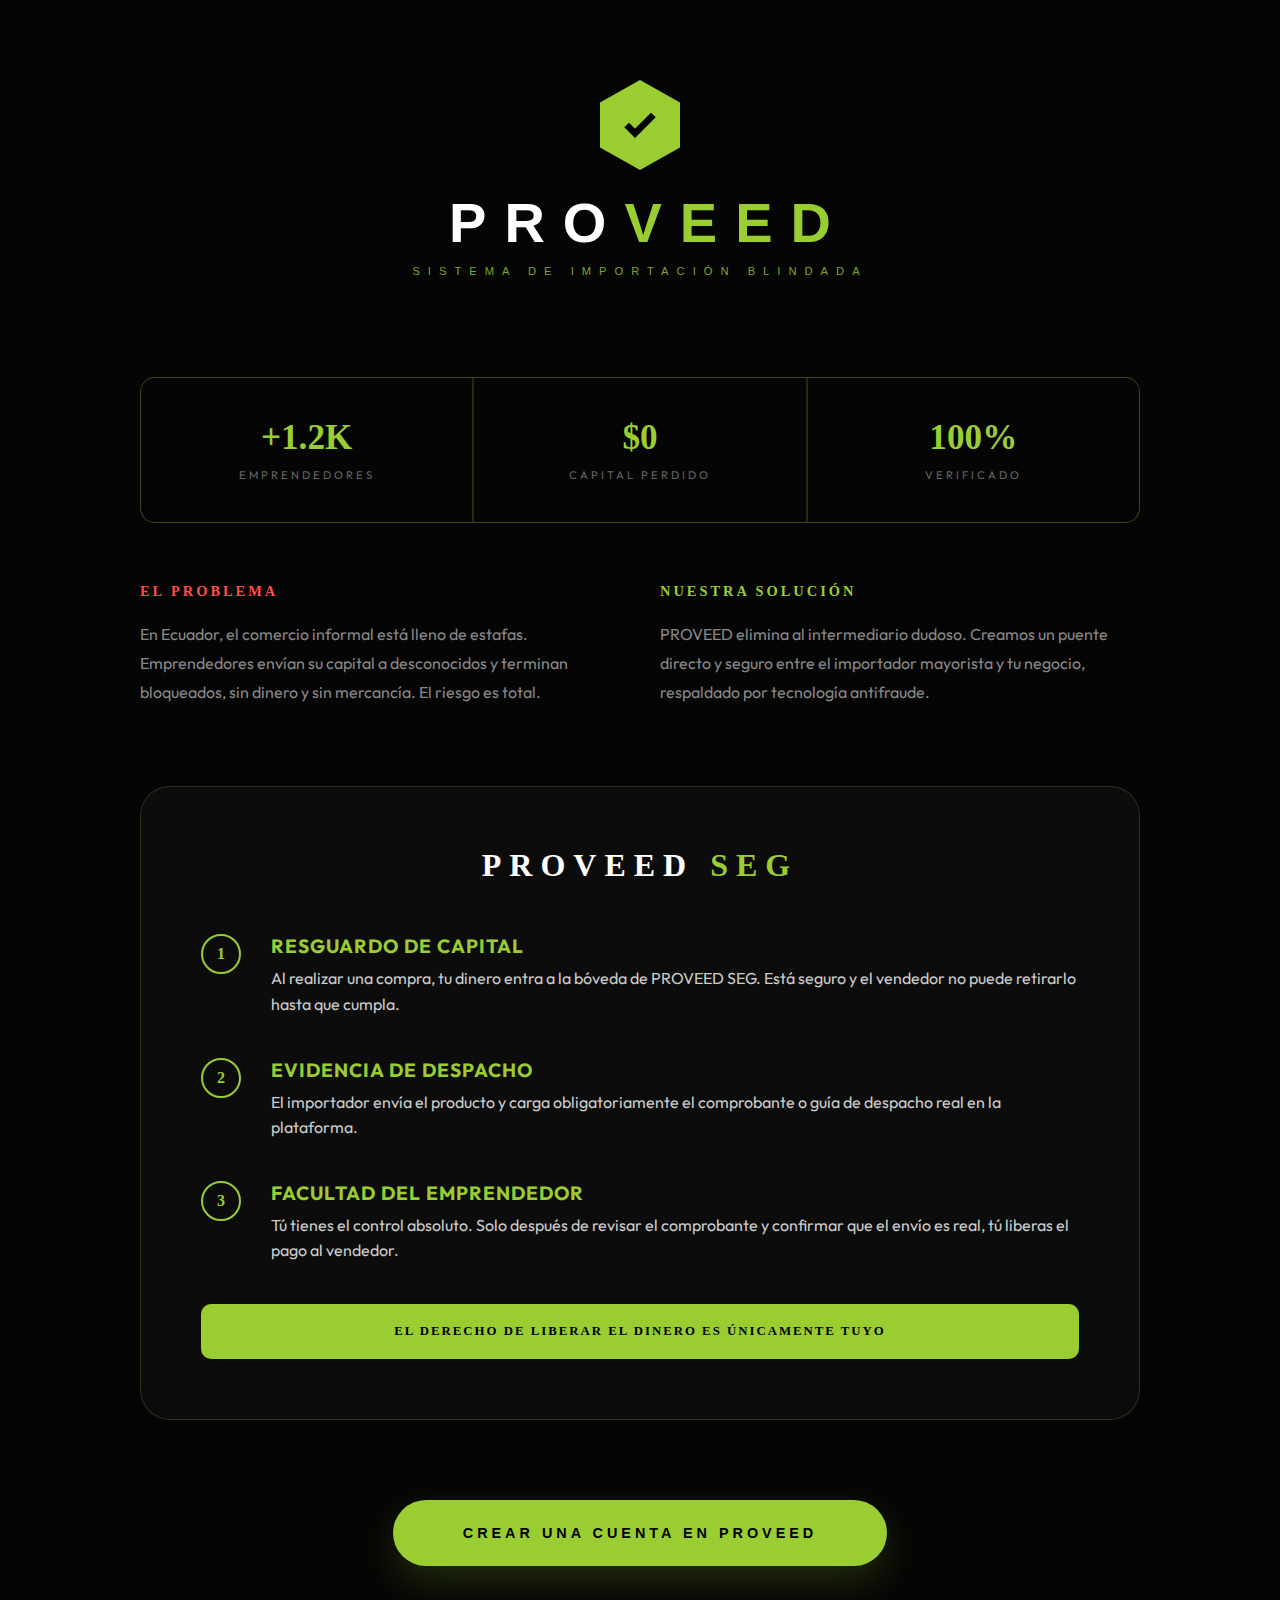
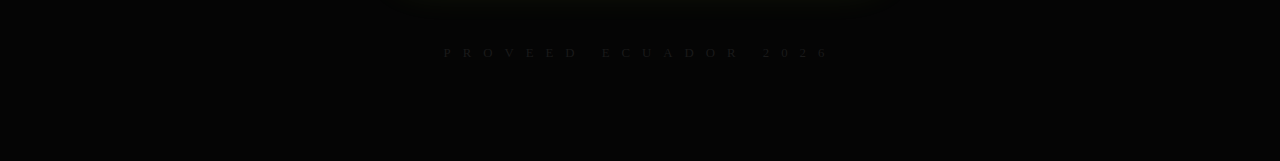
<file: app/index.html>
<!DOCTYPE html>
<html lang="es">
<head>
    <meta charset="UTF-8">
    <meta name="viewport" content="width=device-width, initial-scale=1.0">
    <title>PROVEED | Ecuador Elite</title>
    
    <link href="https://fonts.googleapis.com/css2?family=Outfit:wght@300;600;900&family=Syncopate:wght@700&display=swap" rel="stylesheet">
    
    <style>
        :root { 
            --primary: #9ACD32; /* Verde Lima */
            --dark: #050505;
            --glass: rgba(255, 255, 255, 0.03);
            --border: rgba(154, 205, 50, 0.2);
        }

        * { margin: 0; padding: 0; box-sizing: border-box; }
        body { 
            background-color: var(--dark); 
            color: #fff; 
            font-family: 'Outfit', sans-serif; 
            display: flex;
            flex-direction: column;
            align-items: center;
            overflow-x: hidden;
        }

        /* LOGO Y CABECERA PREMIUM */
        .brand-header {
            padding: 80px 0 40px 0;
            display: flex;
            flex-direction: column;
            align-items: center;
            width: 100%;
        }

        .hex-container {
            width: 80px; height: 90px;
            background: var(--primary);
            clip-path: polygon(50% 0%, 100% 25%, 100% 75%, 50% 100%, 0% 75%, 0% 25%);
            display: flex; align-items: center; justify-content: center;
            box-shadow: 0 0 60px rgba(154, 205, 50, 0.3);
            margin-bottom: 20px;
        }

        .main-logo-text {
            font-family: 'Syncopate', sans-serif;
            font-size: 3.5rem;
            letter-spacing: 18px;
            text-indent: 18px;
            font-weight: 700;
            color: #fff;
            text-align: center;
        }

        .sub-logo-text {
            color: var(--primary);
            font-family: 'Syncopate', sans-serif;
            font-size: 0.7rem;
            letter-spacing: 8px;
            margin-top: 10px;
            opacity: 0.8;
        }

        /* CONTENEDOR PRINCIPAL */
        .content {
            width: 90%;
            max-width: 1000px;
            display: flex;
            flex-direction: column;
            align-items: center;
            padding-bottom: 100px;
        }

        /* SECCIÓN CONFIANZA (NÚMEROS REALES) */
        .trust-section {
            display: grid;
            grid-template-columns: repeat(3, 1fr);
            gap: 2px;
            background: var(--border);
            border: 1px solid var(--border);
            width: 100%;
            margin: 60px 0;
            border-radius: 15px;
            overflow: hidden;
        }
        .trust-item {
            background: var(--dark);
            padding: 40px 20px;
            text-align: center;
        }
        .trust-item h3 { font-family: 'Syncopate'; color: var(--primary); font-size: 2.2rem; margin-bottom: 10px; }
        .trust-item p { font-size: 0.7rem; letter-spacing: 3px; color: #666; text-transform: uppercase; }

        /* EXPLICACIÓN DEL PROBLEMA Y SOLUCIÓN */
        .narrative {
            display: grid;
            grid-template-columns: 1fr 1fr;
            gap: 40px;
            width: 100%;
            margin-bottom: 80px;
        }
        .narrative-box h4 { font-family: 'Syncopate'; font-size: 0.9rem; margin-bottom: 20px; letter-spacing: 3px; }
        .narrative-box p { color: #888; line-height: 1.8; font-size: 1rem; }
        .red { color: #ff4d4d; }
        .green { color: var(--primary); }

        /* PROVEED SEG: SISTEMA ANTIFRAUDE */
        .seg-container {
            width: 100%;
            background: var(--glass);
            border: 1px solid var(--border);
            border-radius: 30px;
            padding: 60px;
            position: relative;
        }
        .seg-container h2 { 
            font-family: 'Syncopate'; 
            font-size: 2rem; 
            text-align: center; 
            margin-bottom: 50px; 
            letter-spacing: 8px; 
        }

        .step {
            display: flex;
            gap: 30px;
            margin-bottom: 40px;
        }
        .step-icon {
            min-width: 40px; height: 40px;
            border: 2px solid var(--primary);
            color: var(--primary);
            border-radius: 50%;
            display: flex; align-items: center; justify-content: center;
            font-weight: 900;
            font-family: 'Syncopate';
        }
        .step-content b { color: var(--primary); display: block; margin-bottom: 8px; font-size: 1.2rem; letter-spacing: 1px; }
        .step-content p { color: #ccc; line-height: 1.6; }

        /* EL DERECHO DEL EMPRENDEDOR */
        .right-box {
            background: var(--primary);
            color: #000;
            padding: 20px;
            border-radius: 10px;
            text-align: center;
            font-family: 'Syncopate';
            font-weight: 900;
            font-size: 0.8rem;
            margin-top: 20px;
            letter-spacing: 2px;
        }

        /* BOTÓN FINAL */
        .btn-proveed {
            background: var(--primary);
            color: #000;
            padding: 25px 70px;
            border-radius: 100px;
            font-family: 'Syncopate', sans-serif;
            font-size: 0.9rem;
            font-weight: 900;
            text-transform: uppercase;
            letter-spacing: 4px;
            border: none;
            cursor: pointer;
            transition: all 0.4s ease;
            margin-top: 80px;
            box-shadow: 0 15px 40px rgba(154, 205, 50, 0.2);
        }
        .btn-proveed:hover {
            transform: translateY(-5px);
            box-shadow: 0 20px 50px rgba(154, 205, 50, 0.4);
        }

        /* RESPONSIVE */
        @media (max-width: 768px) {
            .trust-section, .narrative { grid-template-columns: 1fr; }
            .main-logo-text { font-size: 2.2rem; letter-spacing: 10px; }
            .seg-container { padding: 30px; }
        }
    </style>
</head>
<body>

    <div class="brand-header">
        <div class="hex-container">
            <svg width="40" viewBox="0 0 24 24" fill="none" stroke="black" stroke-width="4"><polyline points="20 6 9 17 4 12"></polyline></svg>
        </div>
        <h1 class="main-logo-text">PRO<span style="color:var(--primary)">VEED</span></h1>
        <p class="sub-logo-text">SISTEMA DE IMPORTACIÓN BLINDADA</p>
    </div>

    <div class="content">

        <section class="trust-section">
            <div class="trust-item">
                <h3>+1.2K</h3>
                <p>Emprendedores</p>
            </div>
            <div class="trust-item">
                <h3>$0</h3>
                <p>Capital Perdido</p>
            </div>
            <div class="trust-item">
                <h3>100%</h3>
                <p>Verificado</p>
            </div>
        </section>

        <section class="narrative">
            <div class="narrative-box">
                <h4 class="red">EL PROBLEMA</h4>
                <p>En Ecuador, el comercio informal está lleno de estafas. Emprendedores envían su capital a desconocidos y terminan bloqueados, sin dinero y sin mercancía. El riesgo es total.</p>
            </div>
            <div class="narrative-box">
                <h4 class="green">NUESTRA SOLUCIÓN</h4>
                <p>PROVEED elimina al intermediario dudoso. Creamos un puente directo y seguro entre el importador mayorista y tu negocio, respaldado por tecnología antifraude.</p>
            </div>
        </section>

        <section class="seg-container">
            <h2>PROVEED <span style="color:var(--primary)">SEG</span></h2>
            
            <div class="step">
                <div class="step-icon">1</div>
                <div class="step-content">
                    <b>RESGUARDO DE CAPITAL</b>
                    <p>Al realizar una compra, tu dinero entra a la bóveda de PROVEED SEG. Está seguro y el vendedor no puede retirarlo hasta que cumpla.</p>
                </div>
            </div>

            <div class="step">
                <div class="step-icon">2</div>
                <div class="step-content">
                    <b>EVIDENCIA DE DESPACHO</b>
                    <p>El importador envía el producto y carga obligatoriamente el comprobante o guía de despacho real en la plataforma.</p>
                </div>
            </div>

            <div class="step">
                <div class="step-icon">3</div>
                <div class="step-content">
                    <b>FACULTAD DEL EMPRENDEDOR</b>
                    <p>Tú tienes el control absoluto. Solo después de revisar el comprobante y confirmar que el envío es real, tú liberas el pago al vendedor.</p>
                </div>
            </div>

            <div class="right-box">EL DERECHO DE LIBERAR EL DINERO ES ÚNICAMENTE TUYO</div>
        </section>

        <button class="btn-proveed">crear una cuenta en proveed</button>

        <p style="margin-top: 80px; color: #1a1a1a; letter-spacing: 12px; font-size: 0.8rem; font-family: 'Syncopate';">PROVEED ECUADOR 2026</p>
    </div>

</body>
</html>
</file>
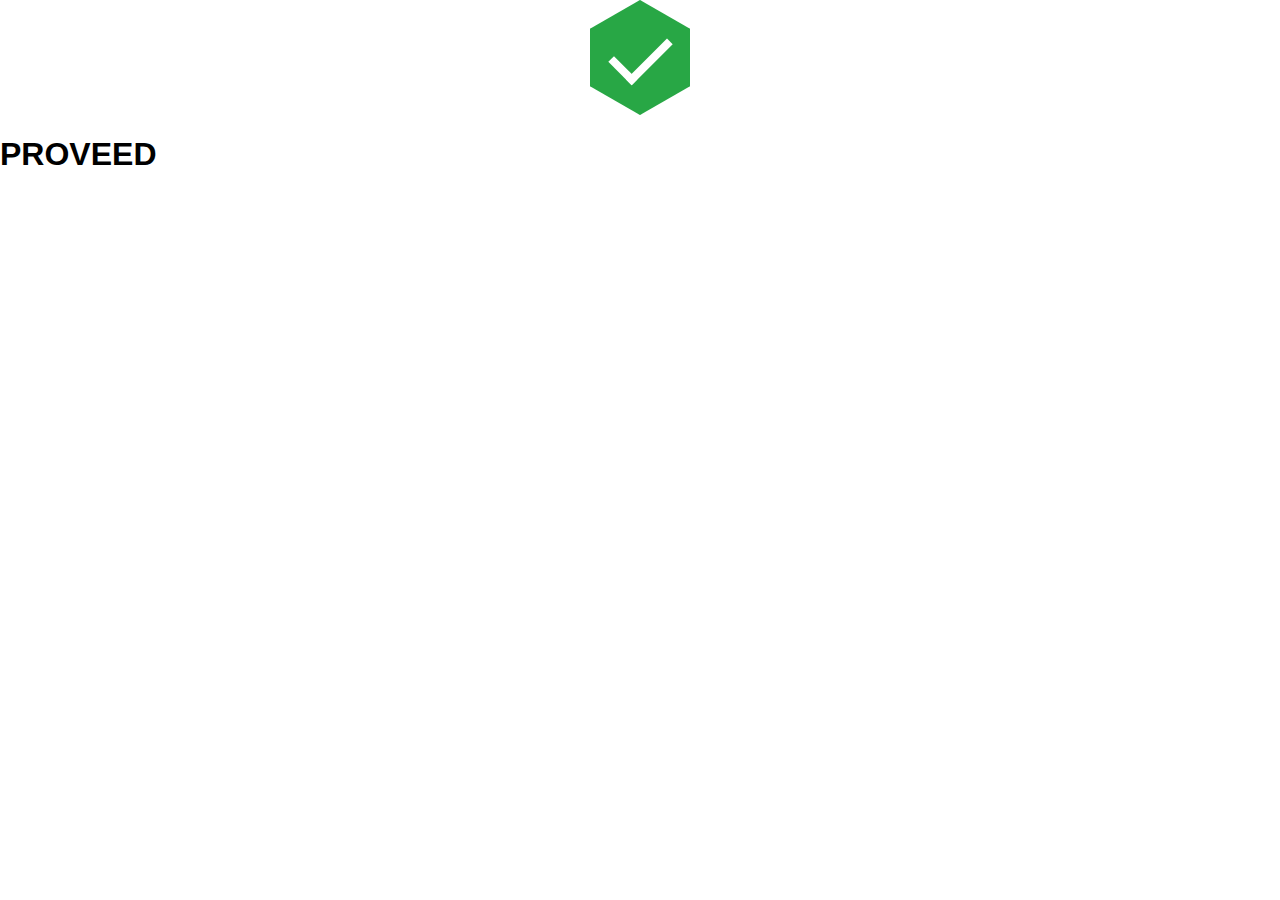
<file: plataforma/index.html>
<!DOCTYPE html>
<html lang="es">
<head>
<meta charset="UTF-8">
<meta name="viewport" content="width=device-width, initial-scale=1.0">
<title>PROVEED</title>
<link rel="stylesheet" href="styles.css">
</head>

<body>

<!-- SPLASH -->
<div id="splash">
  <div class="logo-container">
    <div class="hexagon">
      <div class="check"></div>
    </div>
    <h1 class="brand">PROVEED</h1>
  </div>
</div>

<!-- LOGIN -->
<div id="auth" class="hidden">
  <div class="auth-box">

    <div class="logo-small">
      <div class="hexagon small">
        <div class="check"></div>
      </div>
    </div>

    <h2>Acceso</h2>
    <input type="email" placeholder="Correo">
    <input type="password" placeholder="PIN">
    <button>Ingresar</button>

  </div>
</div>

<script>
window.addEventListener("load", () => {
  setTimeout(() => {
    document.getElementById("splash").classList.add("hide");
    document.getElementById("auth").classList.remove("hidden");
  }, 1800);
});
</script>

</body>
</html>
</file>
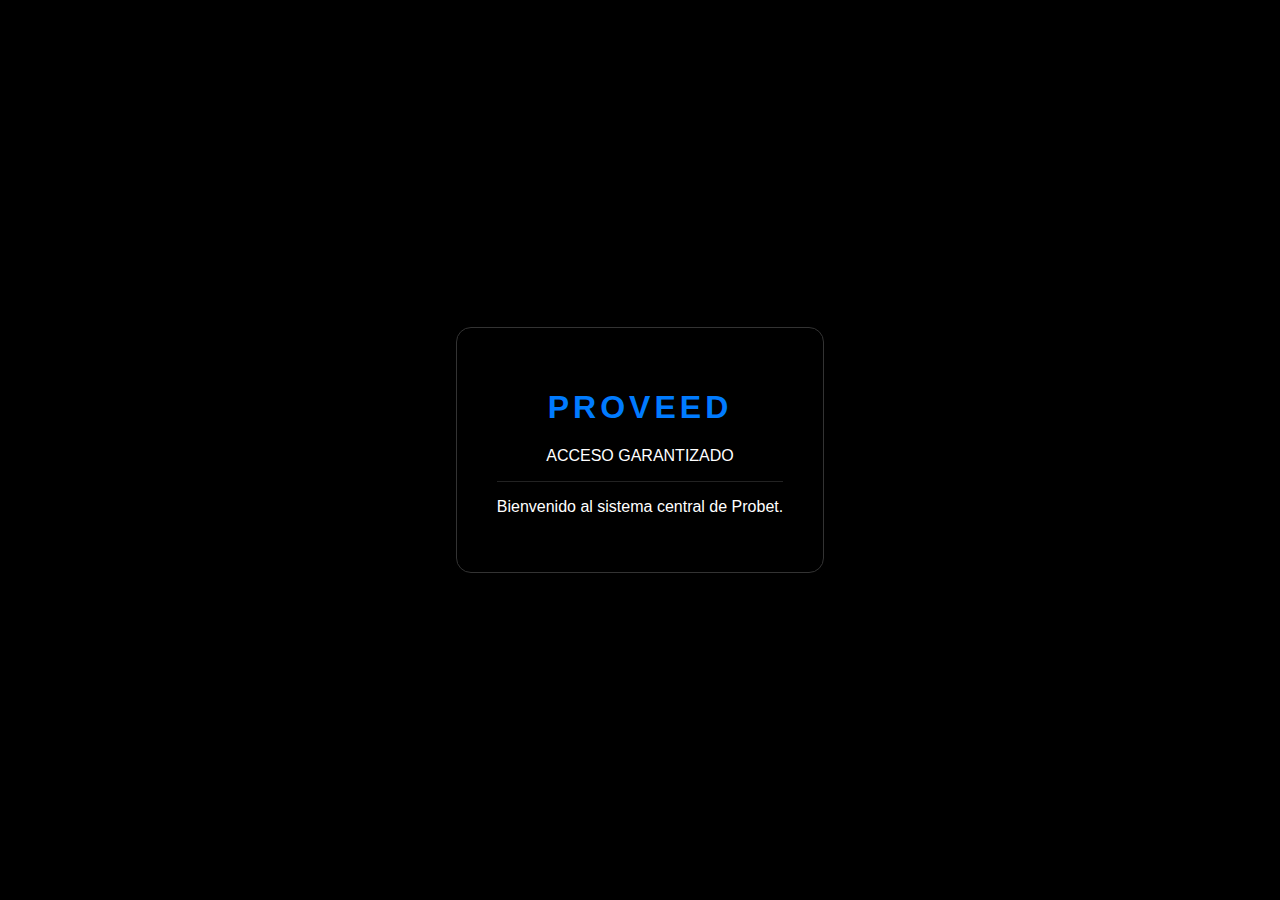
<file: plataforma/dashboard.html>
<!DOCTYPE html>
<html lang="es">
<head>
    <meta charset="UTF-8">
    <title>PROVEED | Dashboard</title>
    <style>
        body { background: #000; color: #fff; font-family: sans-serif; display: flex; justify-content: center; align-items: center; height: 100vh; margin: 0; }
        .panel { text-align: center; border: 1px solid #333; padding: 40px; border-radius: 15px; }
        h1 { color: #007bff; letter-spacing: 4px; }
    </style>
</head>
<body>
    <div class="panel">
        <h1>PROVEED</h1>
        <p>ACCESO GARANTIZADO</p>
        <hr style="border:0; border-top:1px solid #222;">
        <p>Bienvenido al sistema central de Probet.</p>
    </div>
</body>
</html>
</file>
<file: plataforma/styles.css>
body, html { margin: 0; padding: 0; width: 100%; height: 100%; background: #fff; overflow: hidden; font-family: 'Arial Black', sans-serif; }

#intro-wrapper { position: relative; width: 100%; height: 100%; display: flex; align-items: center; justify-content: center; }

#galaxy { position: absolute; top: 0; left: 0; z-index: 1; }

/* CAPA DE LA MARCA SOBRE LA GALAXIA */
#brand-layer {
    position: relative; z-index: 10; text-align: center;
    animation: scaleIn 1s ease-out;
}

.hexagon {
    width: 100px; height: 115px; background: #28a745;
    clip-path: polygon(50% 0%, 100% 25%, 100% 75%, 50% 100%, 0% 75%, 0% 25%);
    display: flex; align-items: center; justify-content: center; margin: 0 auto;
    box-shadow: 0 0 30px rgba(40,167,69,0.5);
}

.check {
    width: 25px; height: 50px; border: solid white;
    border-width: 0 8px 8px 0; transform: rotate(45deg); margin-bottom: 10px;
}

.main-title {
    color: #28a745; font-size: 5rem; letter-spacing: 12px; 
    margin: 20px 0; text-transform: uppercase; font-weight: 900;
}

/* EXPLOSIÓN */
#big-bang {
    position: fixed; top: 0; left: 0; width: 100%; height: 100%;
    background: #28a745; opacity: 0; z-index: 100; pointer-events: none;
}
.flash-bang { animation: bang 0.8s ease-out; }

@keyframes bang {
    0% { opacity: 0; }
    50% { opacity: 1; }
    100% { opacity: 0; }
}

/* LOGIN */
#login-interface {
    position: absolute; top: 50%; left: 50%; transform: translate(-50%, -50%);
    z-index: 150;
}
.login-card {
    background: white; padding: 40px; border-radius: 15px;
    box-shadow: 0 10px 50px rgba(0,0,0,0.1); border: 2px solid #28a745;
}
input { display: block; width: 280px; padding: 15px; margin-bottom: 15px; border: 1px solid #ddd; }
.btn-go { width: 100%; padding: 15px; background: #28a745; color: white; border: none; font-weight: bold; cursor: pointer; }

.hidden { display: none !important; }

@keyframes scaleIn { from { transform: scale(0); opacity: 0; } to { transform: scale(1); opacity: 1; } }
</file>
